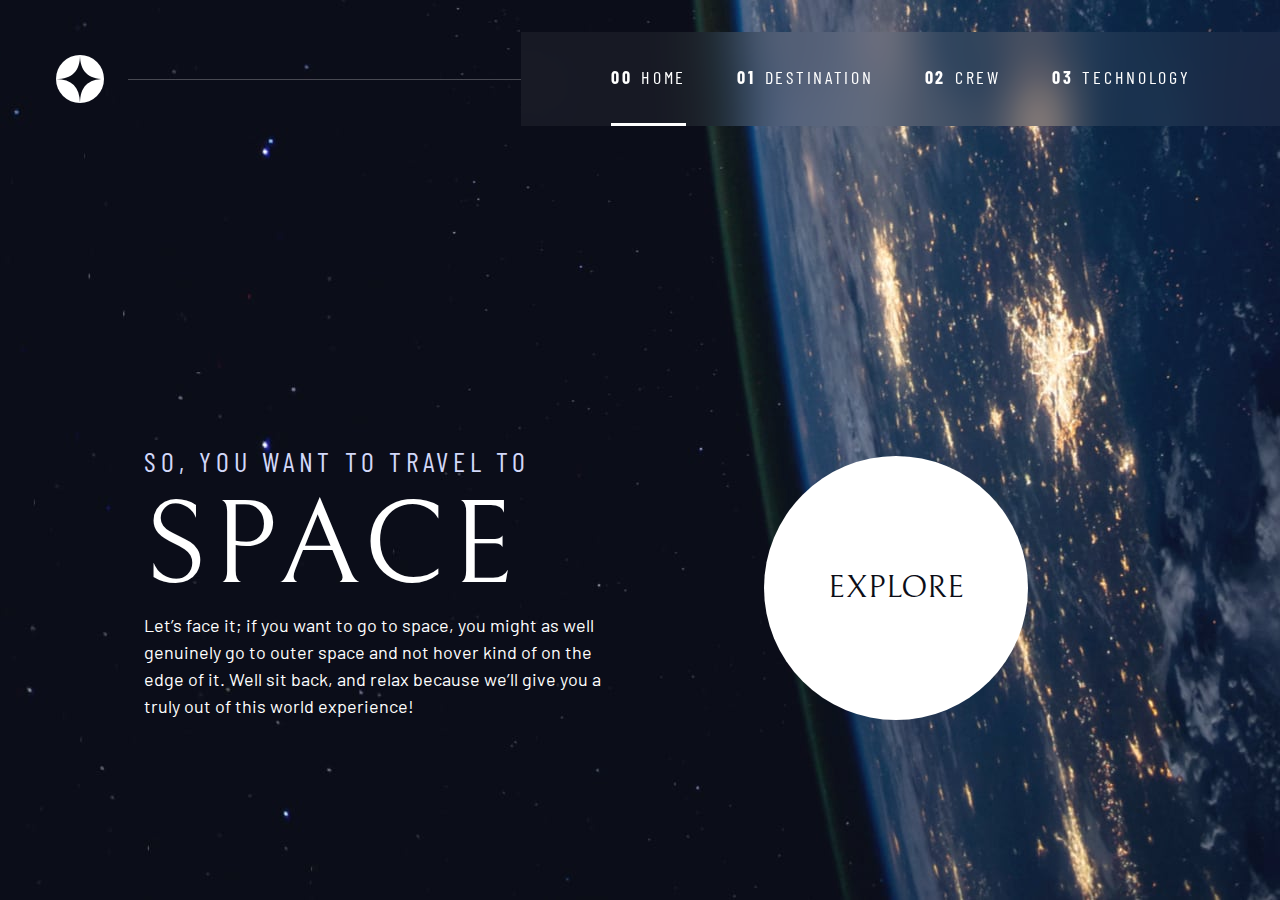
<file: index.html>
<!DOCTYPE html>
<html lang="en">
<head>
  <meta charset="UTF-8">
  <meta name="viewport" content="width=device-width, initial-scale=1.0">

  <link rel="icon" type="image/png" sizes="32x32" href="./assets/favicon-32x32.png">
  <!-- Google fonts -->
  <link rel="preconnect" href="https://fonts.googleapis.com">
  <link rel="preconnect" href="https://fonts.gstatic.com" crossorigin>
  <link href="https://fonts.googleapis.com/css2?family=Barlow+Condensed:wght@400;700&family=Bellefair&family=Barlow:wght@400;700&display=swap"
      rel="stylesheet">
      
  <!-- Our custom CSS -->
  <link rel="stylesheet" href="style.css">
  <title>Frontend Mentor | Space tourism website</title>
  <script src="script.js" defer></script>
</head>
<body class="home">
  <a class="skip-to-content" href="#main">Skip to content</a>
  <header class="primary-header flex">
    <div>
      <img src="./assets/shared/logo.svg" alt="space tourism logo" class="logo">
    </div>
    <button class="mobile-nav-toggle" aria-controls="primary-navigation"><span class="sr-only" aria-expanded="false">Menu</span></button>
    <nav>
        <ul id="primary-navigation" data-visible="false" class="primary-navigation underline-indicators flex">
            <li class="active"><a class="ff-sans-cond uppercase text-white letter-spacing-2" href="index.html"><span aria-hidden="true">00</span>Home</a>
            <li><a class="ff-sans-cond uppercase text-white letter-spacing-2" href="destination-moon.html"><span aria-hidden="true">01</span>Destination</a>
            <li><a class="ff-sans-cond uppercase text-white letter-spacing-2" href="crew-commander.html"><span aria-hidden="true">02</span>Crew</a>
            <li><a class="ff-sans-cond uppercase text-white letter-spacing-2" href="technology-vehicle.html"><span aria-hidden="true">03</span>Technology</a>
        </ul>
    </nav>
  </header>
  
  <main id="main" class="grid-container grid-container--home">
    <div>
      <h1 class="text-accent fs-500 ff-sans-cond uppercase letter-spacing-1">So, you want to travel to
      <span class="d-block fs-900 ff-serif text-white">Space</span></h1>
      
      <p>Let’s face it; if you want to go to space, you might as well genuinely go to 
      outer space and not hover kind of on the edge of it. Well sit back, and relax 
      because we’ll give you a truly out of this world experience! </p>
    </div>
    <div>
      <a href="destination-moon.html" class="large-button uppercase ff-serif text-dark bg-white">Explore</a>
    </div>
  </main>


</body>
</html>
</file>
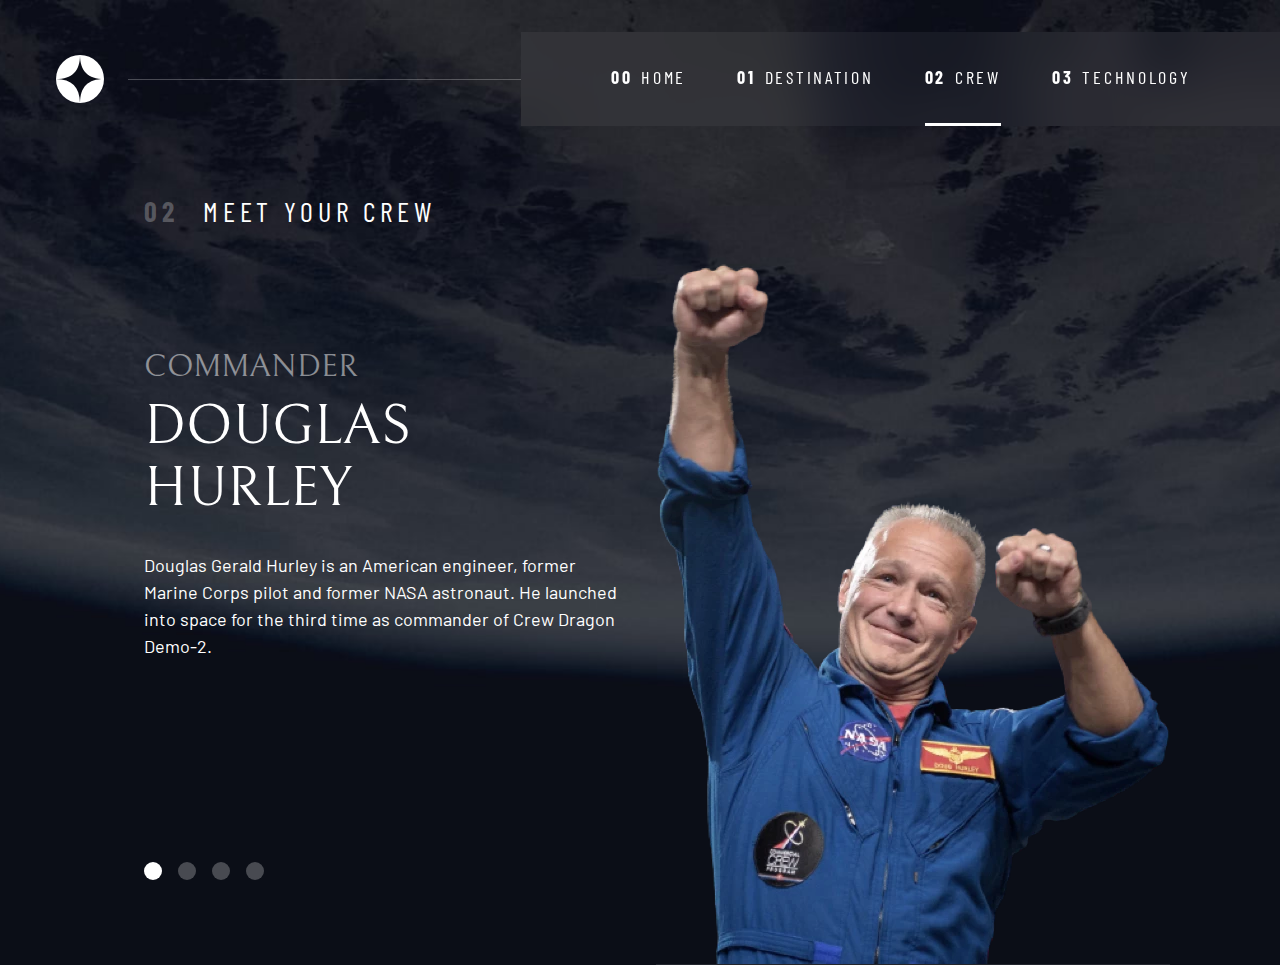
<file: crew-commander.html>
<!DOCTYPE html>
<html lang="en">
<head>
  <meta charset="UTF-8">
  <meta name="viewport" content="width=device-width, initial-scale=1.0">

  <link rel="icon" type="image/png" sizes="32x32" href="./assets/favicon-32x32.png">
  <!-- Google fonts -->
  <link rel="preconnect" href="https://fonts.googleapis.com">
  <link rel="preconnect" href="https://fonts.gstatic.com" crossorigin>
  <link href="https://fonts.googleapis.com/css2?family=Barlow+Condensed:wght@400;700&family=Bellefair&family=Barlow:wght@400;700&display=swap"
      rel="stylesheet">
      
  <!-- Our custom CSS -->
  <link rel="stylesheet" href="style.css">
  <title>Frontend Mentor | Space tourism website</title>
  <script src="script.js" defer></script>

</head>

<body class="crew">
  <a class="skip-to-content" href="#main">Skip to content</a>
  <header class="primary-header flex">
    <div>
      <img src="./assets/shared/logo.svg" alt="space tourism logo" class="logo">
    </div>
    <button class="mobile-nav-toggle" aria-controls="primary-navigation"><span class="sr-only" aria-expanded="false">Menu</span></button>
    <nav> 
        <ul id="primary-navigation" data-visible="false" class="primary-navigation underline-indicators flex">
            <li><a class="ff-sans-cond uppercase text-white letter-spacing-2" href="index.html"><span aria-hidden="true">00</span>Home</a>
            <li><a class="ff-sans-cond uppercase text-white letter-spacing-2" href="destination-moon.html"><span aria-hidden="true">01</span>Destination</a>
            <li class="active"><a class="ff-sans-cond uppercase text-white letter-spacing-2" href="crew-commander.html"><span aria-hidden="true">02</span>Crew</a>
            <li><a class="ff-sans-cond uppercase text-white letter-spacing-2" href="technology-vehicle.html"><span aria-hidden="true">03</span>Technology</a>
        </ul>
    </nav>
  </header>
  
  <main id="main" class="grid-container grid-container--crew flow">
    <h1 class="numbered-title"><span aria-hidden="true">02</span> Meet your crew</h1>
    
    <div class="dot-indicators flex" role="tablist" aria-label="crew member list">
      <button aria-selected="true" aria-controls="commander-tab" role="tab" data-image="commander-image" tabindex="0"><span class="sr-only">The commander</span></button>
      <button aria-selected="false" aria-controls="mission-tab" role="tab" data-image="mission-image" tabindex="-1"><span class="sr-only">The mission specialist</span></button>
      <button aria-selected="false" aria-controls="pilot-tab" role="tab" data-image="pilot-image" tabindex="-1"><span class="sr-only">The pilot</span></button>
      <button aria-selected="false" aria-controls="crew-tab" role="tab" data-image="crew-image" tabindex="-1"><span class="sr-only">The crew engineer</span></button>
    </div>
    
    <!-- commander -->
    <article class="crew-details flow" id="commander-tab" role="tabpanel" tabindex="0">
      <header class="flow flow--space-small">
        <h2 class="fs-600 ff-serif uppercase">Commander</h2>
        <p class="fs-700 uppercase ff-serif">Douglas Hurley</p>
      </header>
      <p>Douglas Gerald Hurley is an American engineer, former Marine Corps pilot 
      and former NASA astronaut. He launched into space for the third time as 
      commander of Crew Dragon Demo-2.</p>
    </article> 
    
    <!-- mission specialist -->
    <article hidden class="crew-details flow" id="mission-tab" role="tabpanel" tabindex="0">
      <header class="flow flow--space-small">
        <h2 class="fs-600 ff-serif uppercase">Mission Specialist</h2>
        <p class="fs-700 uppercase ff-serif">Mark SHuttleworth</p>
      </header>
      <p>Mark Richard Shuttleworth is the founder and CEO of Canonical, the company behind
        the Linux-based Ubuntu operating system. Shuttleworth became the first South
        African to travel to space as a space tourist.</p>
    </article> 
    
    <!-- pilot -->
    <article hidden class="crew-details flow" id="pilot-tab" role="tabpanel" tabindex="0">
      <header class="flow flow--space-small">
        <h2 class="fs-600 ff-serif uppercase">Pilot</h2>
        <p class="fs-700 uppercase ff-serif">Victor Glover</p>
      </header>
      <p>Pilot on the first operational flight of the SpaceX Crew Dragon to the
        International Space Station. Glover is a commander in the U.S. Navy where
        he pilots an F/A-18.He was a crew member of Expedition 64, and served as a
        station systems flight engineer.</p>
    </article> 
    
    <!-- engineer -->
    <article hidden class="crew-details flow" id="crew-tab" role="tabpanel" tabindex="0">
      <header class="flow flow--space-small">
        <h2 class="fs-600 ff-serif uppercase">Flight Engineer</h2>
        <p class="fs-700 uppercase ff-serif">Anousheh Ansari</p>
      </header>
      <p>Anousheh Ansari is an Iranian American engineer and co-founder of Prodea Systems.
        Ansari was the fourth self-funded space tourist, the first self-funded woman to
        fly to the ISS, and the first Iranian in space.</p>
    </article> 
    
    
    <picture id="commander-image">
      <source srcset="assets/crew/image-douglas-hurley.webp" type="image/webp">
      <img src="assets/crew/image-douglas-hurley.png" alt="Douglas Hurley">
    </picture>
    <picture hidden id="mission-image">
      <source srcset="assets/crew/image-mark-shuttleworth.webp" type="image/webp">
      <img src="assets/crew/image-mark-shuttleworth.png" alt="Douglas Hurley">
    </picture>
    <picture hidden id="pilot-image">
      <source srcset="assets/crew/image-victor-glover.webp" type="image/webp">
      <img src="assets/crew/image-victor-glover.png" alt="Douglas Hurley">
    </picture>
    <picture hidden id="crew-image">
      <source srcset="assets/crew/image-anousheh-ansari.webp" type="image/webp">
      <img src="assets/crew/image-anousheh-ansari.png" alt="Douglas Hurley">
    </picture>
  </main>
</body>
</html>
</file>
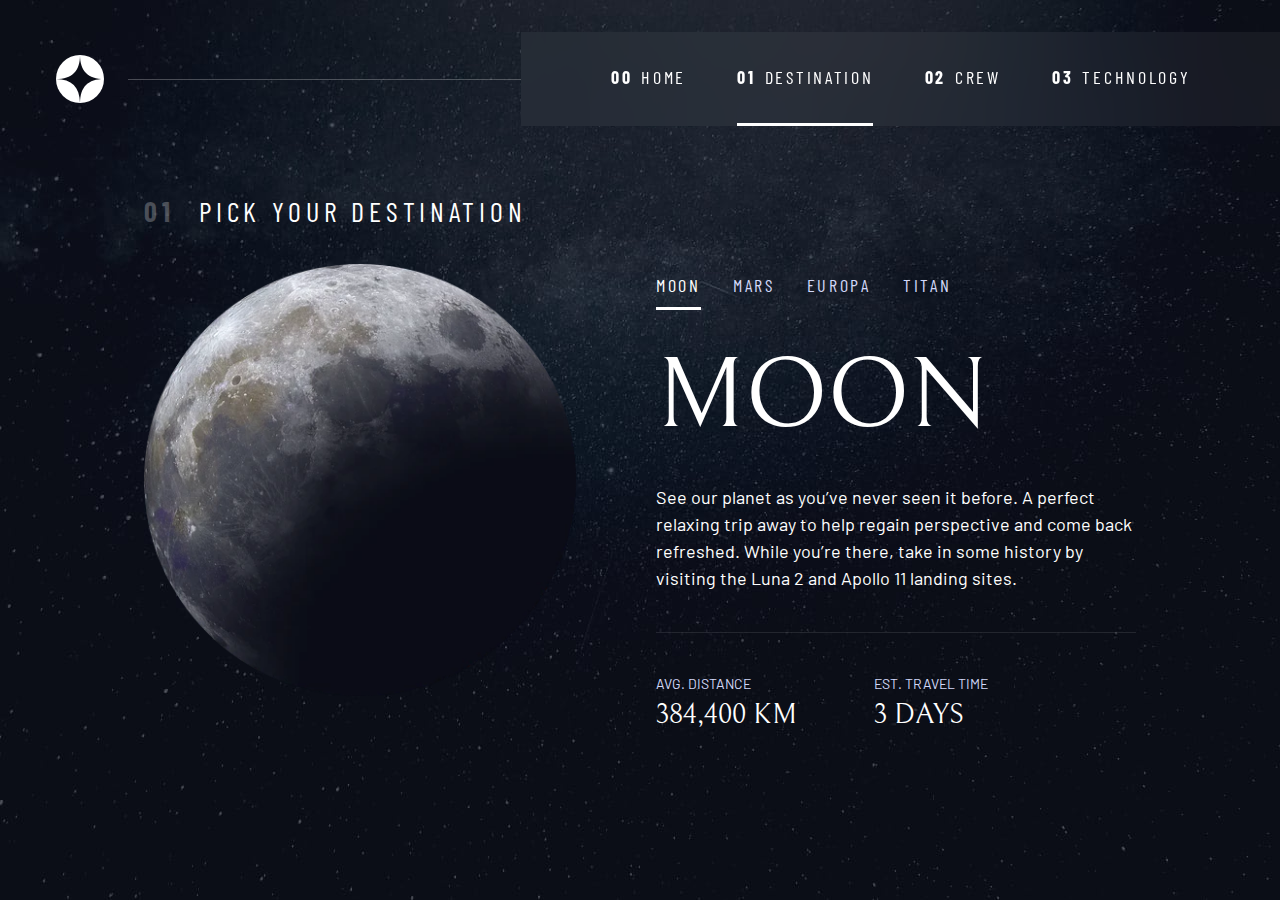
<file: destination-moon.html>
<!DOCTYPE html>
<html lang="en">
<head>
  <meta charset="UTF-8">
  <meta name="viewport" content="width=device-width, initial-scale=1.0">

  <link rel="icon" type="image/png" sizes="32x32" href="./assets/favicon-32x32.png">
  <!-- Google fonts -->
  <link rel="preconnect" href="https://fonts.googleapis.com">
  <link rel="preconnect" href="https://fonts.gstatic.com" crossorigin>
  <link href="https://fonts.googleapis.com/css2?family=Barlow+Condensed:wght@400;700&family=Bellefair&family=Barlow:wght@400;700&display=swap"
      rel="stylesheet">
      
  <!-- Our custom CSS -->
  <link rel="stylesheet" href="style.css">
  <title>Frontend Mentor | Space tourism website</title>
  <script src="script.js" defer></script>
</head>

<body class="destination">
  <a class="skip-to-content" href="#main">Skip to content</a>
  <header class="primary-header flex">
    <div>
      <img src="./assets/shared/logo.svg" alt="space tourism logo" class="logo">
    </div>
    <button class="mobile-nav-toggle" aria-controls="primary-navigation"><span class="sr-only" aria-expanded="false">Menu</span></button>
    <nav>
        <ul id="primary-navigation" data-visible="false" class="primary-navigation underline-indicators flex">
            <li><a class="ff-sans-cond uppercase text-white letter-spacing-2" href="index.html"><span aria-hidden="true">00</span>Home</a>
            <li class="active"><a class="ff-sans-cond uppercase text-white letter-spacing-2" href="destination-moon.html"><span aria-hidden="true">01</span>Destination</a>
            <li><a class="ff-sans-cond uppercase text-white letter-spacing-2" href="crew-commander.html"><span aria-hidden="true">02</span>Crew</a>
            <li><a class="ff-sans-cond uppercase text-white letter-spacing-2" href="technology-vehicle.html"><span aria-hidden="true">03</span>Technology</a>
        </ul>
    </nav>
  </header>
  
  <main id="main" class="grid-container grid-container--destination flow">
    <h1 class="numbered-title"><span aria-hidden="true">01</span> Pick your destination</h1>
    
    <picture id="moon-image">
      <source srcset="assets/destination/image-moon.webp" type="image/webp">
      <img src="assets/destination/image-moon.png" alt="the moon">
    </picture>
    <picture hidden id="mars-image">
      <source srcset="assets/destination/image-mars.webp" type="image/webp">
      <img src="assets/destination/image-mars.png" alt="the planet mars">
    </picture>
    <picture hidden id="europa-image">
      <source srcset="assets/destination/image-europa.webp" type="image/webp">
      <img src="assets/destination/image-europa.png" alt="the planet europa">
    </picture>
    <picture hidden id="titan-image">
      <source srcset="assets/destination/image-titan.webp" type="image/webp">
      <img src="assets/destination/image-titan.png" alt="the moon titan">
    </picture>
    
    
    <div class="tab-list underline-indicators flex" role="tablist" aria-label="destination list">
        <button aria-selected="true" role="tab" aria-controls="moon-tab" class="uppercase ff-sans-cond text-accent letter-spacing-2" tabindex="0" data-image="moon-image">Moon</button>
        <button aria-selected="false" role="tab" aria-controls="mars-tab" class="uppercase ff-sans-cond text-accent letter-spacing-2" tabindex="-1" data-image="mars-image">Mars</button>
        <button aria-selected="false" role="tab" aria-controls="europa-tab" class="uppercase ff-sans-cond text-accent letter-spacing-2" tabindex="-1" data-image="europa-image">Europa</button>
        <button aria-selected="false" role="tab" aria-controls="titan-tab" class="uppercase ff-sans-cond text-accent letter-spacing-2" tabindex="-1" data-image="titan-image">Titan</button>
    </div>

    <!-- The moon -->
    <article class="destination-info flow" id="moon-tab" tabindex="0" role="tabpanel">
      <h2 class="fs-800 uppercase ff-serif">Moon</h2>

      <p>See our planet as you’ve never seen it before. A perfect relaxing trip away to help 
      regain perspective and come back refreshed. While you’re there, take in some history 
      by visiting the Luna 2 and Apollo 11 landing sites.</p>
      
      <div class="destination-meta flex">
        <div>
          <h3 class="text-accent fs-200 uppercase">Avg. distance</h3>
          <p class="ff-serif uppercase">384,400 km</p>
        </div>
        <div>
          <h3 class="text-accent fs-200 uppercase">Est. travel time</h3>
          <p class="ff-serif uppercase">3 days</p>
        </div>
      </div>
    </article>
    
    <!-- Mars -->
    <article hidden class="destination-info flow" id="mars-tab" tabindex="0"  role="tabpanel">
      <h2 class="fs-800 uppercase ff-serif">Mars</h2>

      <p>Don’t forget to pack your hiking boots. You’ll need them to tackle Olympus Mons, 
  the tallest planetary mountain in our solar system. It’s two and a half times 
  the size of Everest!</p>
      
      <div class="destination-meta flex">
        <div>
          <h3 class="text-accent fs-200 uppercase">Avg. distance</h3>
          <p class="ff-serif uppercase">225 mil. km</p>
        </div>
        <div>
          <h3 class="text-accent fs-200 uppercase">Est. travel time</h3>
          <p class="ff-serif uppercase">9 months</p>
        </div>
      </div>
    </article>
    
    <!-- Europa -->
    <article hidden class="destination-info flow" id="europa-tab" tabindex="0"  role="tabpanel">
      <h2 class="fs-800 uppercase ff-serif">Europa</h2>

      <p>The smallest of the four Galilean moons orbiting Jupiter, Europa is a 
  winter lover’s dream. With an icy surface, it’s perfect for a bit of 
  ice skating, curling, hockey, or simple relaxation in your snug 
  wintery cabin.</p>
      <div class="destination-meta flex">
        <div>
          <h3 class="text-accent fs-200 uppercase">Avg. distance</h3>
          <p class="ff-serif uppercase">628 mil. km</p>
        </div>
        <div>
          <h3 class="text-accent fs-200 uppercase">Est. travel time</h3>
          <p class="ff-serif uppercase">3 years</p>
        </div>
      </div>
    </article>
    
    <!-- Titan -->
    <article hidden class="destination-info flow" id="titan-tab" tabindex="0"  role="tabpanel">
      <h2 class="fs-800 uppercase ff-serif">Titan</h2>

      <p>The only moon known to have a dense atmosphere other than Earth, Titan 
  is a home away from home (just a few hundred degrees colder!). As a 
  bonus, you get striking views of the Rings of Saturn.</p>
      
      <div class="destination-meta flex">
        <div>
          <h3 class="text-accent fs-200 uppercase">Avg. distance</h3>
          <p class="ff-serif uppercase">1.6 bil. km</p>
        </div>
        <div>
          <h3 class="text-accent fs-200 uppercase">Est. travel time</h3>
          <p class="ff-serif uppercase">7 years</p>
        </div>
      </div>
    </article>
  </main>
  
<body>


  
</body>
</html>
</file>
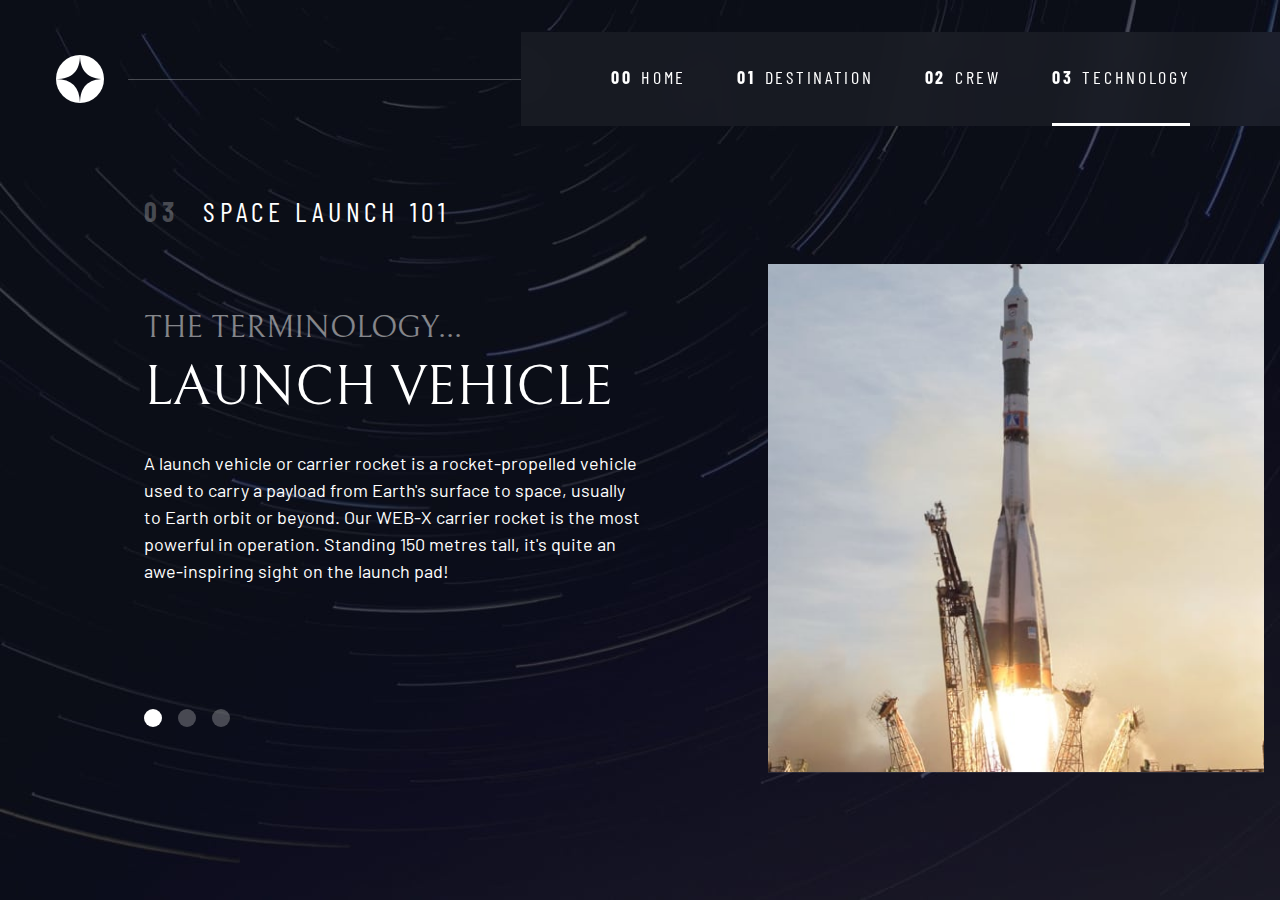
<file: technology-vehicle.html>
<!DOCTYPE html>
<html lang="en">
<head>
  <meta charset="UTF-8">
  <meta name="viewport" content="width=device-width, initial-scale=1.0">

  <link rel="icon" type="image/png" sizes="32x32" href="./assets/favicon-32x32.png">
  <!-- Google fonts -->
  <link rel="preconnect" href="https://fonts.googleapis.com">
  <link rel="preconnect" href="https://fonts.gstatic.com" crossorigin>
  <link href="https://fonts.googleapis.com/css2?family=Barlow+Condensed:wght@400;700&family=Bellefair&family=Barlow:wght@400;700&display=swap"
      rel="stylesheet">
      
  <!-- Our custom CSS -->
  <link rel="stylesheet" href="style.css">
  <title>Frontend Mentor | Space tourism website</title>
  <script src="script.js" defer></script>
</head>
<body class="tech">
  <a class="skip-to-content" href="#main">Skip to content</a>
  <header class="primary-header flex">
    <div>
      <img src="./assets/shared/logo.svg" alt="space tourism logo" class="logo">
    </div>
    <button class="mobile-nav-toggle" aria-controls="primary-navigation"><span class="sr-only" aria-expanded="false">Menu</span></button>
    <nav>
        <ul id="primary-navigation" data-visible="false" class="primary-navigation underline-indicators flex">
            <li><a class="ff-sans-cond uppercase text-white letter-spacing-2" href="index.html"><span aria-hidden="true">00</span>Home</a>
            <li><a class="ff-sans-cond uppercase text-white letter-spacing-2" href="destination-moon.html"><span aria-hidden="true">01</span>Destination</a>
            <li><a class="ff-sans-cond uppercase text-white letter-spacing-2" href="crew-commander.html"><span aria-hidden="true">02</span>Crew</a>
            <li class="active"><a class="ff-sans-cond uppercase text-white letter-spacing-2" href="technology-vehicle.html"><span aria-hidden="true">03</span>Technology</a>
        </ul>
    </nav>
  </header>

  <main id="main" class="grid-container grid-container--technology flow">
    <h1 class="numbered-title"><span aria-hidden="true">03</span> Space launch 101</h1>
    
    <div class="dot-indicators flex" role="tablist" aria-label="technology list">
      <button aria-selected="true" aria-controls="vehicle-tab" role="tab" data-image="vehicle-image" tabindex="0"><span class="sr-only">1</span></button>
      <button aria-selected="false" aria-controls="capsule-tab" role="tab" data-image="capsule-image" tabindex="-1"><span class="sr-only">2</span></button>
      <button aria-selected="false" aria-controls="spaceport-tab" role="tab" data-image="spaceport-image" tabindex="-1"><span class="sr-only">3</span></button>
    </div>

    <!-- launch vehicle -->
    <article class="tech-details flow" id="vehicle-tab" role="tabpanel" tabindex="0">
      <header class="flow flow--space-small">
        <h2 class="fs-600 ff-serif uppercase">The terminology...</h2>
        <p class="fs-700 uppercase ff-serif">Launch vehicle</p>
      </header>
      <p>A launch vehicle or carrier rocket is a rocket-propelled vehicle used to carry a 
        payload from Earth's surface to space, usually to Earth orbit or beyond. Our 
        WEB-X carrier rocket is the most powerful in operation. Standing 150 metres tall, 
        it's quite an awe-inspiring sight on the launch pad!</p>
    </article> 

    <!-- space capsule -->
    <article hidden class="tech-details flow" id="capsule-tab" role="tabpanel" tabindex="0">
      <header class="flow flow--space-small">
        <h2 class="fs-600 ff-serif uppercase">The terminology...</h2>
        <p class="fs-700 uppercase ff-serif">Space capsule</p>
      </header>
      <p>A space capsule is an often-crewed spacecraft that uses a blunt-body reentry 
        capsule to reenter the Earth's atmosphere without wings. Our capsule is where 
        you'll spend your time during the flight. It includes a space gym, cinema, 
        and plenty of other activities to keep you entertained.</p>
    </article> 

    <!-- spaceport -->
    <article hidden class="tech-details flow" id="spaceport-tab" role="tabpanel" tabindex="0">
      <header class="flow flow--space-small">
        <h2 class="fs-600 ff-serif uppercase">The terminology...</h2>
        <p class="fs-700 uppercase ff-serif">Spaceport</p>
      </header>
      <p>A spaceport or cosmodrome is a site for launching (or receiving) spacecraft, 
        by analogy to the seaport for ships or airport for aircraft. Based in the 
        famous Cape Canaveral, our spaceport is ideally situated to take advantage 
        of the Earth’s rotation for launch.</p>
    </article> 

    <picture id="vehicle-image">
      <source media="(min-width: 45em)" srcset="assets/technology/image-launch-vehicle-portrait.jpg">
      <source media="(min-width: 35em)" srcset="assets/technology/image-launch-vehicle-landscape.jpg">
      <img src="assets/technology/image-launch-vehicle-landscape.jpg" alt="launch-vehicle">
    </picture>

    <picture hidden id="capsule-image">
      <source media="(min-width: 45em)" srcset="assets/technology/image-space-capsule-portrait.jpg">
      <source media="(min-width: 35em)" srcset="assets/technology/image-space-capsule-landscape.jpg">
      <img src="assets/technology/image-space-capsule-landscape.jpg" alt="launch-vehicle">
    </picture>

    <picture hidden id="spaceport-image">
      <source media="(min-width: 45em)" srcset="assets/technology/image-spaceport-portrait.jpg">
      <source media="(min-width: 35em)" srcset="assets/technology/image-spaceport-landscape.jpg">
      <img src="assets/technology/image-spaceport-landscape.jpg" alt="launch-vehicle">
    </picture>

  </main>  
</body>
</html>
</file>
<file: style.css>
/* ------------------- */
/* Custom properties   */
/* ------------------- */

:root {
    /* colors */
    --clr-dark: 230 35% 7%;
    --clr-light: 231 77% 90%;
    --clr-white: 0 0% 100%;
    
    /* font-sizes */
    --fs-900: clamp(5rem, 8vw + 1rem, 9.375rem);
    --fs-800: 3.5rem;
    --fs-700: 1.5rem;
    --fs-600: 1rem;
    --fs-500: 1rem;
    --fs-400: 0.9375rem;
    --fs-300: 1rem;
    --fs-200: 0.875rem;
    
    /* font-families */
    --ff-serif: "Bellefair", serif;
    --ff-sans-cond: "Barlow Condensed", sans-serif;
    --ff-sans-normal: "Barlow", sans-serif;
}

@media (min-width: 35em) {
    :root {
        --fs-800: 5rem;
        --fs-700: 2.5rem;
        --fs-600: 1.5rem;
        --fs-500: 1.25rem;
        --fs-400: 1rem;
    }
}

@media (min-width: 45em) {
    :root {
        /* font-sizes */
        --fs-800: 6.25rem;
        --fs-700: 3.5rem;
        --fs-600: 2rem;
        --fs-500: 1.75rem;
        --fs-400: 1.125rem;
    }
}


/* ------------------- */
/* Reset               */
/* ------------------- */

/* https://piccalil.li/blog/a-modern-css-reset/ */

/* Box sizing */
*,
*::before,
*::after {
    box-sizing: border-box;
}

/* Reset margins */
body,
h1,
h2,
h3,
h4,
h5,
p,
figure,
picture {
    margin: 0; 
}

h1,
h2,
h3,
h4,
h5,
h6,
p {
    font-weight: 400;
}

/* set up the body */
body {
    font-family: var(--ff-sans-normal);
    font-size: var(--fs-400);
    color: hsl( var(--clr-white) );
    background-color: hsl( var(--clr-dark) );
    line-height: 1.5;
    min-height: 100vh;
    
    display: grid;
    grid-template-rows: min-content 1fr;
    
    overflow-x: hidden;
}

/* make images easier to work with */
img {
    max-width: 100%;
    display: block;
}

/* make form elements easier to work with */
input,
button,
textarea,
select {
    font: inherit;
}

/* remove animations for people who've turned them off */
@media (prefers-reduced-motion: reduce) {  
  *,
  *::before,
  *::after {
    animation-duration: 0.01ms !important;
    animation-iteration-count: 1 !important;
    transition-duration: 0.01ms !important;
    scroll-behavior: auto !important;
  }
}


/* ------------------- */
/* Utility classes     */
/* ------------------- */

/* general */

.flex {
    display: flex;
    gap: var(--gap, 1rem);
}

.grid {
    display: grid;
    gap: var(--gap, 1rem);
}

.d-block {
    display: block;
}

.flow > *:where(:not(:first-child)) {
    margin-top: var(--flow-space, 1rem);
}

.flow--space-small {
    --flow-space: .75rem;
}

.container {
    padding-inline: 2em;
    margin-inline: auto;
    max-width: 80rem;
}

.sr-only {
  position: absolute; 
  width: 1px;
  height: 1px;
  padding: 0;
  margin: -1px; 
  overflow: hidden;
  clip: rect(0, 0, 0, 0);
  white-space: nowrap; /* added line */
  border: 0;
}

.skip-to-content {
    position: absolute;
    z-index: 9999;
    background: hsl( var(--clr-white) );
    color: hsl( var(--clr-dark) ); 
    padding: .5em 1em;
    margin-inline: auto;
    transform: translateY(-100%);
    transition: transform 250ms ease-in;
}

.skip-to-content:focus {
    transform: translateY(0);
}

/* colors */

.bg-dark { background-color: hsl( var(--clr-dark) );}
.bg-accent { background-color: hsl( var(--clr-light) );}
.bg-white { background-color: hsl( var(--clr-white) );}

.text-dark { color: hsl( var(--clr-dark) );}
.text-accent { color: hsl( var(--clr-light) );}
.text-white { color: hsl( var(--clr-white) );}

/* typography */

.ff-serif { font-family: var(--ff-serif); } 
.ff-sans-cond { font-family: var(--ff-sans-cond); } 
.ff-sans-normal { font-family: var(--ff-sans-normal); } 

.letter-spacing-1 { letter-spacing: 4.75px; } 
.letter-spacing-2 { letter-spacing: 2.7px; } 
.letter-spacing-3 { letter-spacing: 2.35px; } 

.uppercase { text-transform: uppercase; }

.fs-900 { font-size: var(--fs-900); }
.fs-800 { font-size: var(--fs-800); }
.fs-700 { font-size: var(--fs-700); }
.fs-600 { font-size: var(--fs-600); }
.fs-500 { font-size: var(--fs-500); }
.fs-400 { font-size: var(--fs-400); }
.fs-300 { font-size: var(--fs-300); }
.fs-200 { font-size: var(--fs-200); }

.fs-900,
.fs-800,
.fs-700,
.fs-600 {
    line-height: 1.1;
}

.numbered-title {
    font-family: var(--ff-sans-cond);
    font-size: var(--fs-500);
    text-transform: uppercase;
    letter-spacing: 4.72px; 
}

.numbered-title span {
    margin-right: .5em;
    font-weight: 700;
    color: hsl( var(--clr-white) / .25);
}


/* ------------------- */
/* Compontents         */
/* ------------------- */

.large-button {
    font-size: 2rem;
    position: relative;
    z-index: 1;
    display: inline-grid;
    place-items: center;
    padding: 0 2em;
    border-radius: 50%;
    aspect-ratio: 1;
    text-decoration: none;
}

.large-button::after {
    content: '';
    position: absolute;
    z-index: -1;
    width: 100%;
    height: 100%;
    background: hsl( var(--clr-white) / .1);
    border-radius: 50%;
    opacity: 0;
    transition: opacity 500ms linear, transform 750ms ease-in-out;
}
 
.large-button:hover::after,
.large-button:focus::after {
    opacity: 1;
    transform: scale(1.5);
}

/* primary-header */

.logo {
    margin: 1.5rem clamp(1.5rem, 5vw, 3.5rem);
}

.primary-header {
    justify-content: space-between;
    align-items: center;
}

.primary-navigation {
    --gap: clamp(1.5rem, 4vw, 3.5rem);
    --underline-gap: 2rem;
    list-style: none;
    padding: 0;
    margin: 0;
    background: hsl( var(--clr-white) / 0.05);
    backdrop-filter: blur(1.5rem);
}

.primary-navigation a {
    text-decoration: none;
}

.primary-navigation a > span {
    font-weight: 700;
    margin-right: .5em;
}

.mobile-nav-toggle {
    display: none;
}

@media (max-width: 35rem) {
    .primary-navigation {
        --underline-gap: .5rem;
        position: fixed;
        z-index: 1000;
        inset: 0 0 0 30%;
        list-style: none;
        padding: min(20rem, 15vh) 2rem;
        margin: 0;
        flex-direction: column;
        transform: translateX(100%);
        transition: transform 500ms ease-in-out;
    }
    
    .primary-navigation[data-visible="true"] {
        transform: translateX(0);
    }
    
    .primary-navigation.underline-indicators > .active {
       border: 0;
    }
    
    .mobile-nav-toggle {
        display: block;
        position: absolute;
        z-index: 2000;
        right: 1rem;
        top: 2rem;
        background: transparent;
        background-image: url(./assets/shared/icon-hamburger.svg);
        background-repeat: no-repeat;
        background-position: center;
        width: 1.5rem;
        aspect-ratio: 1;
        border: 0;
    }
    
    .mobile-nav-toggle[aria-expanded="true"] {
        background-image: url(./assets/shared/icon-close.svg);
    }
    
    .mobile-nav-toggle:focus-visible {
        outline: 5px solid white;
        outline-offset: 5px;
    }
    
}

@media (min-width: 35em) {
    .primary-navigation {
        padding-inline: clamp(3rem, 7vw, 7rem);
    }
}

@media (min-width: 35em) and (max-width: 44.999em) {
    .primary-navigation a > span {
        display: none;
    }
}

@media (min-width: 45em) {
    
     .primary-header::after {
         content: '';
         display: block;
         position: relative;
         height: 1px;
         width: 100%;
         margin-right: -2.5rem;
         background: hsl( var(--clr-white) / .25);
         order: 1;
     }
     
    nav {
        order: 2;
    }
    
    .primary-navigation {
        margin-block: 2rem;
    }
    
   
}


.underline-indicators > * {
    cursor: pointer;
    padding: var(--underline-gap, .5rem) 0;
    border: 0;
    border-bottom: .2rem solid hsl( var(--clr-white) / 0 );
    background-color: transparent;
}

.underline-indicators > *:hover,
.underline-indicators > *:focus {
    border-color: hsl( var(--clr-white) / .5);
}

.underline-indicators > .active,
.underline-indicators > [aria-selected="true"] {
    color: hsl( var(--clr-white) / 1);
    border-color: hsl( var(--clr-white) / 1); 
}

.tab-list {
    --gap: 2rem;
}

.dot-indicators > * {
    cursor: pointer;
    border: 0;
    border-radius: 50%;
    padding: .5em;
    background-color: hsl( var(--clr-white) / .25);
}
 
.dot-indicators > *:hover,
.dot-indicators > *:focus { 
    background-color: hsl( var(--clr-white) / .5);
}

.dot-indicators > [aria-selected="true"] {
    background-color: hsl( var(--clr-white) / 1); 
}


/* ----------------------------- */
/* Page specific background      */
/* ----------------------------- */
body {
    background-size: cover;
    background-position: bottom center;
}
/* home */
.home {
    background-image: url(./assets/home/background-home-mobile.jpg);
}

@media (min-width: 35rem) {
    .home {
        background-position: center center;
        background-image: url(./assets/home/background-home-tablet.jpg);
    }
}

@media (min-width: 45rem) {
    .home {
        background-image: url(./assets/home/background-home-desktop.jpg);
    }
} 

/* destination */
.destination {
    background-image: url(./assets/destination/background-destination-mobile.jpg);
}

@media (min-width: 35rem) {
    .destination {
        background-position: center center;
        background-image: url(./assets/destination/background-destination-tablet.jpg);
    }
}

@media (min-width: 45rem) {
    .destination {
        background-image: url(./assets/destination/background-destination-desktop.jpg);
    }
} 

/* crew */
.crew {
    background-image: url(./assets/crew/background-crew-mobile.jpg);
}

@media (min-width: 35rem) {
    .crew {
        background-position: center center;
        background-image: url(./assets/crew/background-crew-tablet.jpg);
    }
}

@media (min-width: 45rem) {
    .crew {
        background-image: url(./assets/crew/background-crew-desktop.jpg);
    }
} 

/* technology */
.tech {
    background-image: url(./assets/technology/background-technology-mobile.jpg);
}

@media (min-width: 35rem) {
    .tech {
        background-position: center center;
        background-image: url(./assets/technology/background-technology-tablet.jpg);
    }
}

@media (min-width: 45rem) {
    .tech {
        background-image: url(./assets/technology/background-technology-desktop.jpg);
    }
} 



/* ----------------------------- */
/* Layout                        */
/* ----------------------------- */


.grid-container {
    text-align: center;
    display: grid;
    place-items: center;
    padding-inline: 1rem;
    padding-bottom: 4rem;
}

.grid-container p:not([class]) {
    max-width: 50ch;
}

.numbered-title {
    grid-area: title;
}

/* destination layout */

.grid-container--destination {
    --flow-space: 2rem;
    grid-template-areas: 
        'title'
        'image'
        'tabs'
        'content';
}

.grid-container--destination > picture {
    grid-area: image;
    max-width: 60%;
    align-self: start;
}

.grid-container--destination > .tab-list {
    grid-area: tabs;
}

.grid-container--destination > .destination-info {
    grid-area: content;
}

.destination-meta {
    flex-direction: column;
    border-top: 1px solid hsl( var(--clr-white) / .1);
    padding-top: 2.5rem;
    margin-top: 2.5rem;
}

.destination-meta p {
    font-size: 1.75rem;
}

/* crew layout */

.grid-container--crew {
    --flow-space: 2rem;
    grid-template-areas: 
        'title'
        'image'
        'tabs'
        'content';
}

.grid-container--crew > picture {
    grid-area: image;
    max-width: 60%;
    border-bottom: 1px solid hsl( var(--clr-white) / .1);
}

.grid-container--crew > .dot-indicators {
    grid-area: tabs;
}

.grid-container--crew > .crew-details {
    grid-area: content;
}

.crew-details h2 {
    color: hsl( var(--clr-white) / .5);
}

@media (min-width: 35em) {
    .numbered-title {
        justify-self: start;
        margin-top: 2rem;
    }
    
    .destination-meta {
        flex-direction: row;
        justify-content: space-evenly;
    }
    
    .grid-container--crew {
        padding-bottom: 0;
        grid-template-areas: 
            'title'
            'content'
            'tabs'
            'image';
    }
    
}

@media (min-width: 45em) {
    .grid-container {
        text-align: left;
        column-gap: var(--container-gap, 2rem);
        grid-template-columns: minmax(1rem, 1fr) repeat(2, minmax(0, 30rem)) minmax(1rem, 1fr);
    }
    
    .grid-container--home {
        padding-bottom: max(6rem, 20vh);
        align-items: end;
    }
    
    .grid-container--home > *:first-child {
        grid-column: 2;
    }

    .grid-container--home > *:last-child {
        grid-column: 3;
    }
    
    .grid-container--destination {
        justify-items: start;
        align-content: start;
        grid-template-areas: 
            '. title title .'
            '. image tabs .'
            '. image content .';
    }
    
    .grid-container--destination > picture {
        max-width: 90%;
    }
     
    .destination-meta {
        --gap: min(6vw, 6rem);
        justify-content: start;
    }
    
    .grid-container--crew {
        grid-template-columns: minmax(1rem, 1fr) minmax(0, 37rem) minmax(0, 23rem) minmax(1rem, 1fr);
        justify-items: start;
        grid-template-areas: 
            '. title title .'
            '. content image .'
            '. tabs image .';
    }
    
    .grid-container--crew > picture {
        grid-column: span 2;
        align-self: end; 
        max-width: 90%;
    }

}

/* technology layout */

.grid-container--technology {
    --flow-space: 2rem;
    grid-template-areas: 
        'title'
        'image'
        'tabs'
        'content';
}

.grid-container--technology > picture {
    grid-area: image;
    max-width: 100%;
    border-bottom: 1px solid hsl( var(--clr-white) / .1);
}

.grid-container--technology > .dot-indicators {
    grid-area: tabs;
}

.grid-container--technology > .tech-details {
    grid-area: content;
}

.tech-details h2 {
    color: hsl( var(--clr-white) / .5);
}

@media (min-width: 35em) {
    .numbered-title {
        justify-self: start;
        margin-top: 2rem;
    }
    
    .destination-meta {
        flex-direction: row;
        justify-content: space-evenly;
    }
    
    .grid-container--technology {
        padding-bottom: 5rem;
        grid-template-areas: 
            'title'
            'image'
            'tabs'
            'content';
    }
    
}

@media (min-width: 45em) {
    .grid-container {
        text-align: left;
        column-gap: var(--container-gap, 2rem);
        grid-template-columns: minmax(1rem, 1fr) repeat(2, minmax(0, 30rem)) minmax(1rem, 1fr);
    }
    
    .grid-container--home {
        padding-bottom: max(6rem, 20vh);
        align-items: end;
    }
    
    .grid-container--home > *:first-child {
        grid-column: 2;
    }

    .grid-container--home > *:last-child {
        grid-column: 3;
    }
    
    .grid-container--technology {
        padding-bottom: 5rem;
        justify-items: start;
        align-content: start;
        grid-template-areas: 
            '. title title .'
            '. image tabs .'
            '. image content .';
    }
     
    .destination-meta {
        --gap: min(6vw, 6rem);
        justify-content: start;
    }
    
    .grid-container--technology {
        grid-template-columns: minmax(1rem, 1fr) minmax(0, 37rem) minmax(0, 23rem) minmax(1rem, 1fr);
        justify-items: start;
        grid-template-areas: 
            '. title title .'
            '. content image .'
            '. tabs image .';
    }
    
    .grid-container--technology > picture {
        grid-column: span 2;
        align-self: end; 
        max-width: 100%;
    }

}
</file>
